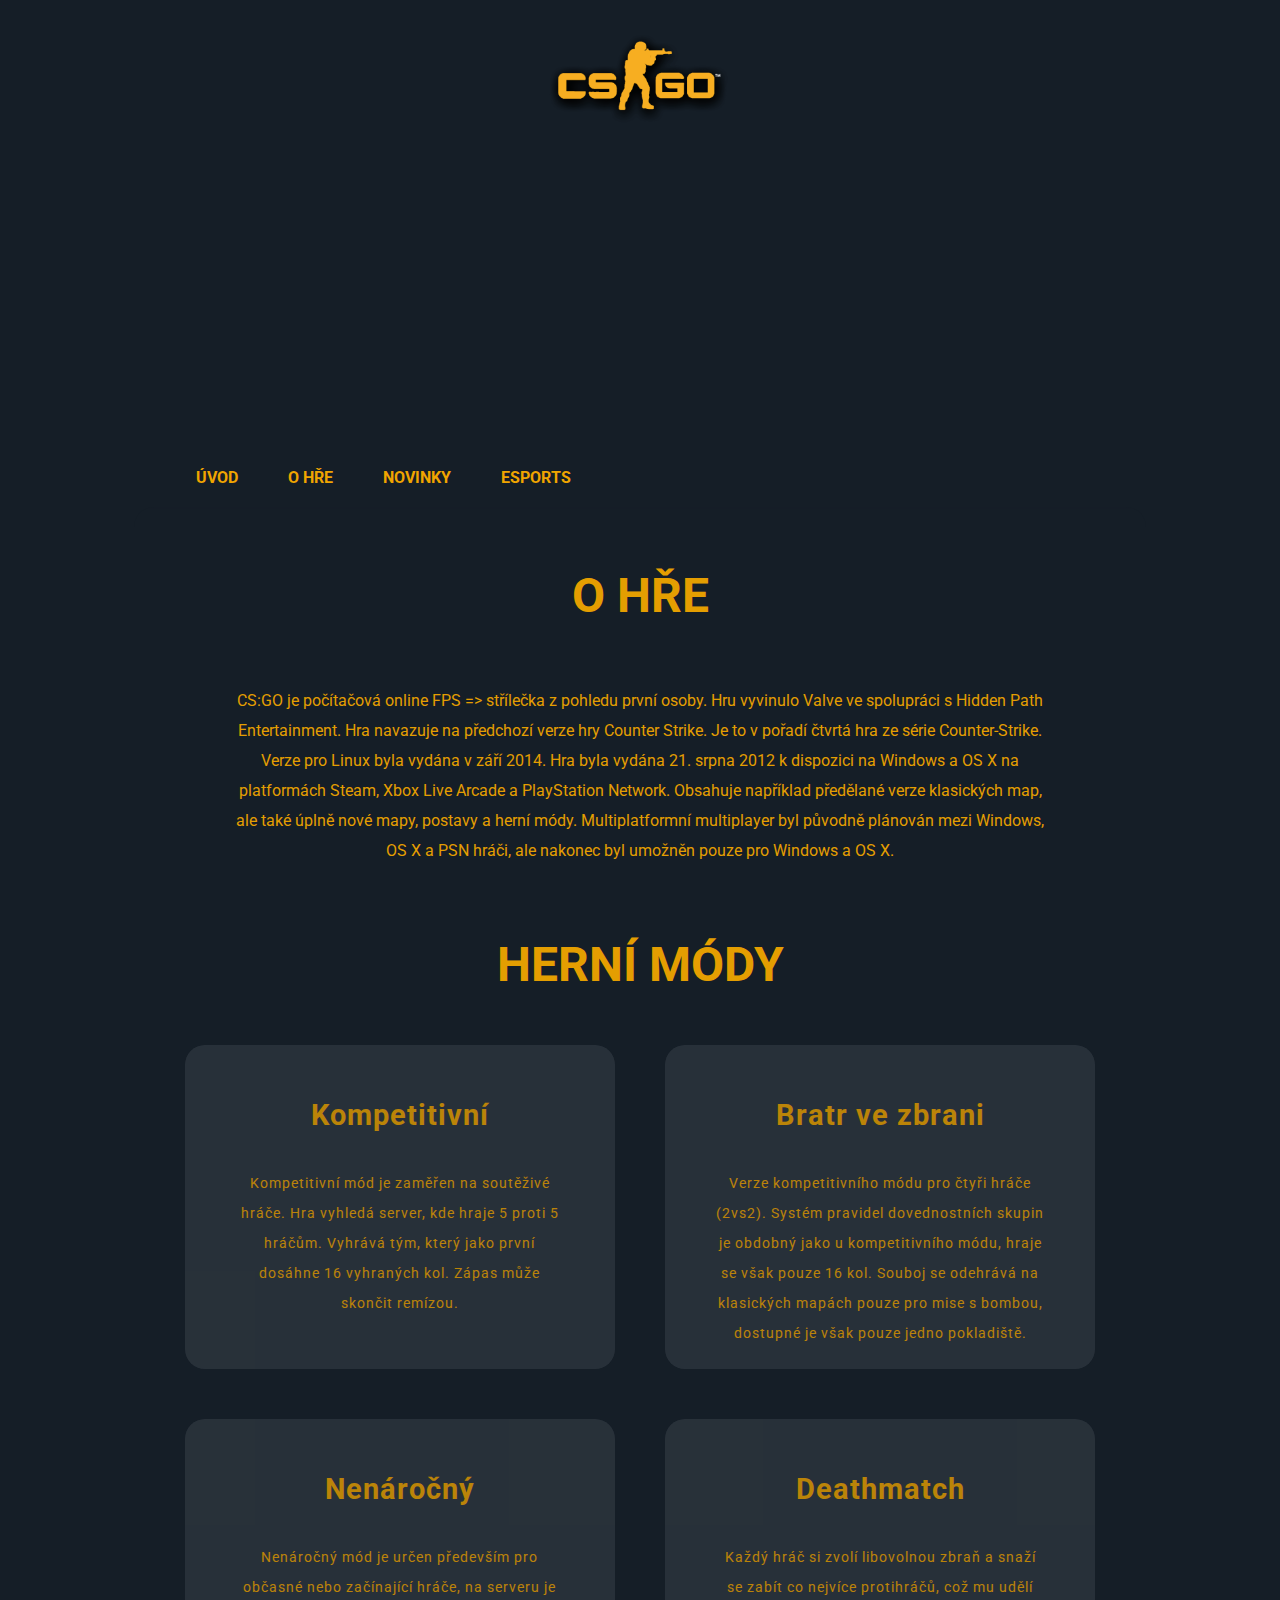
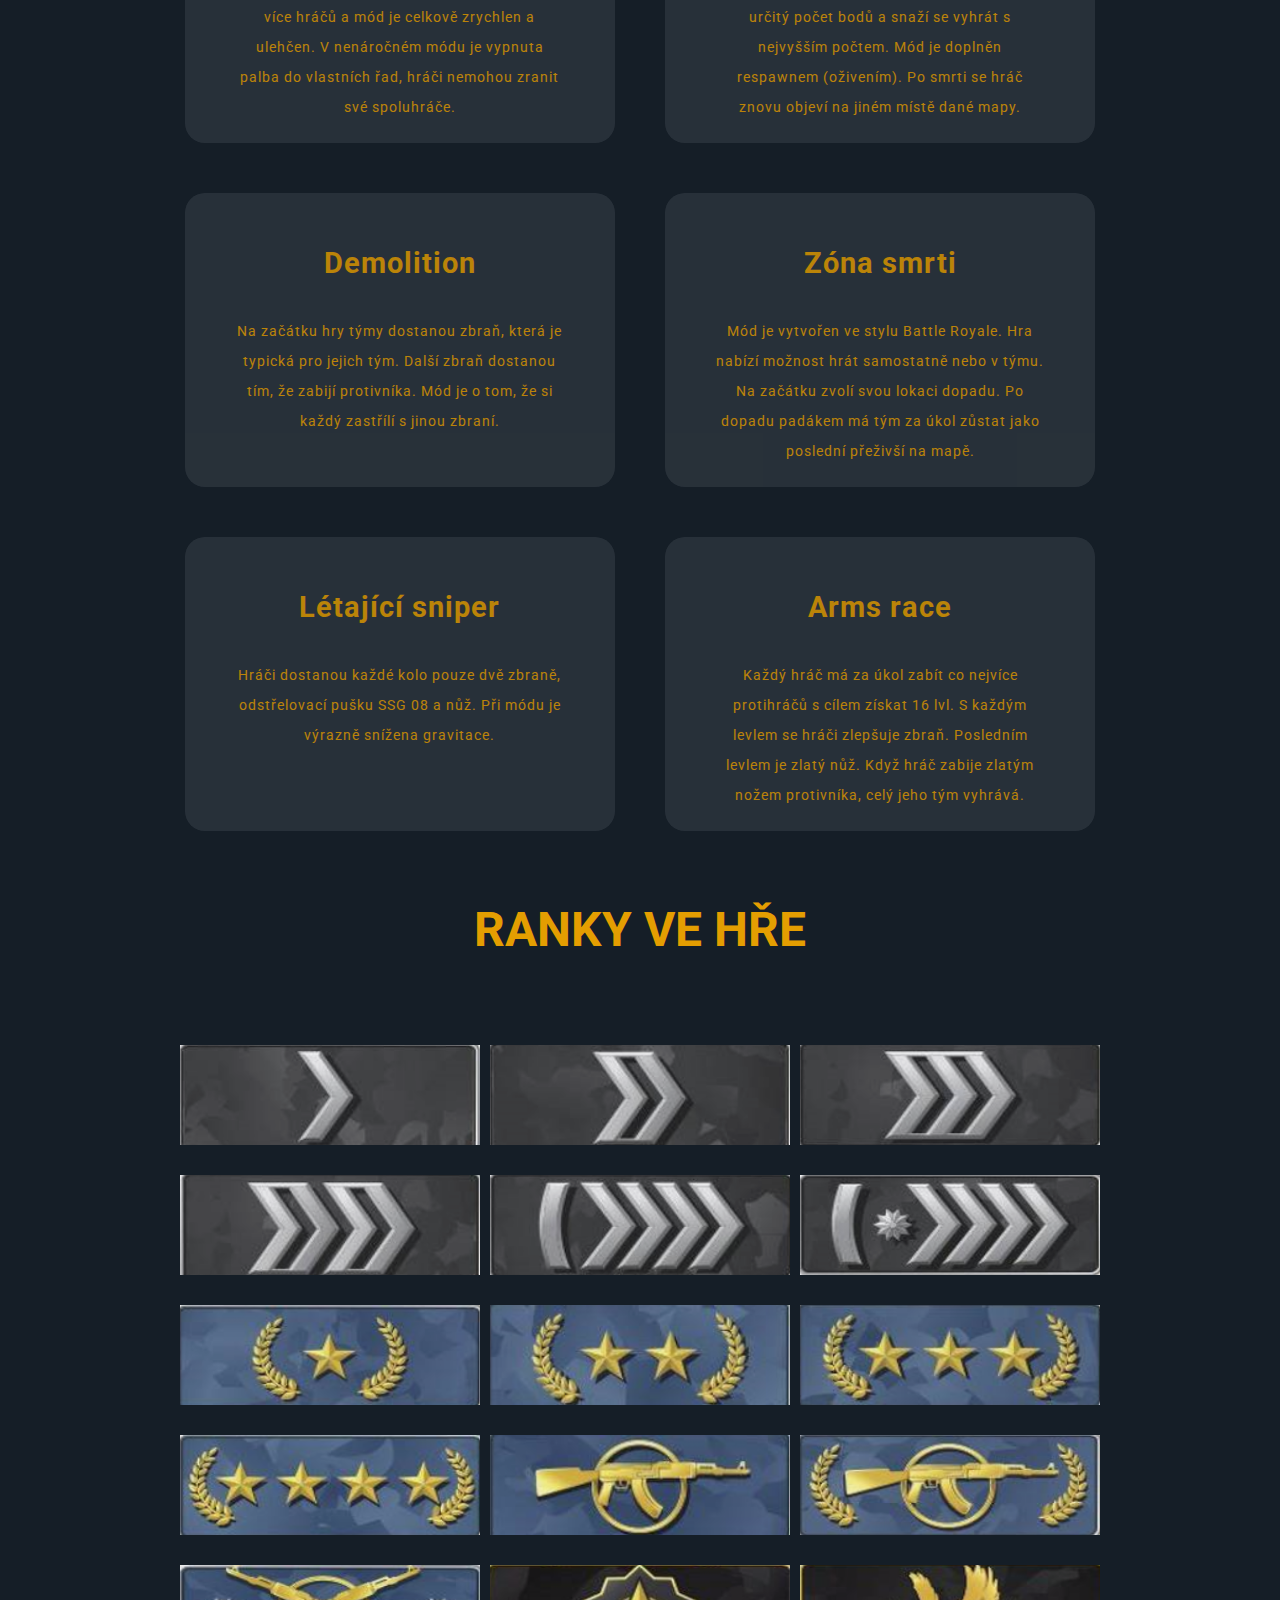
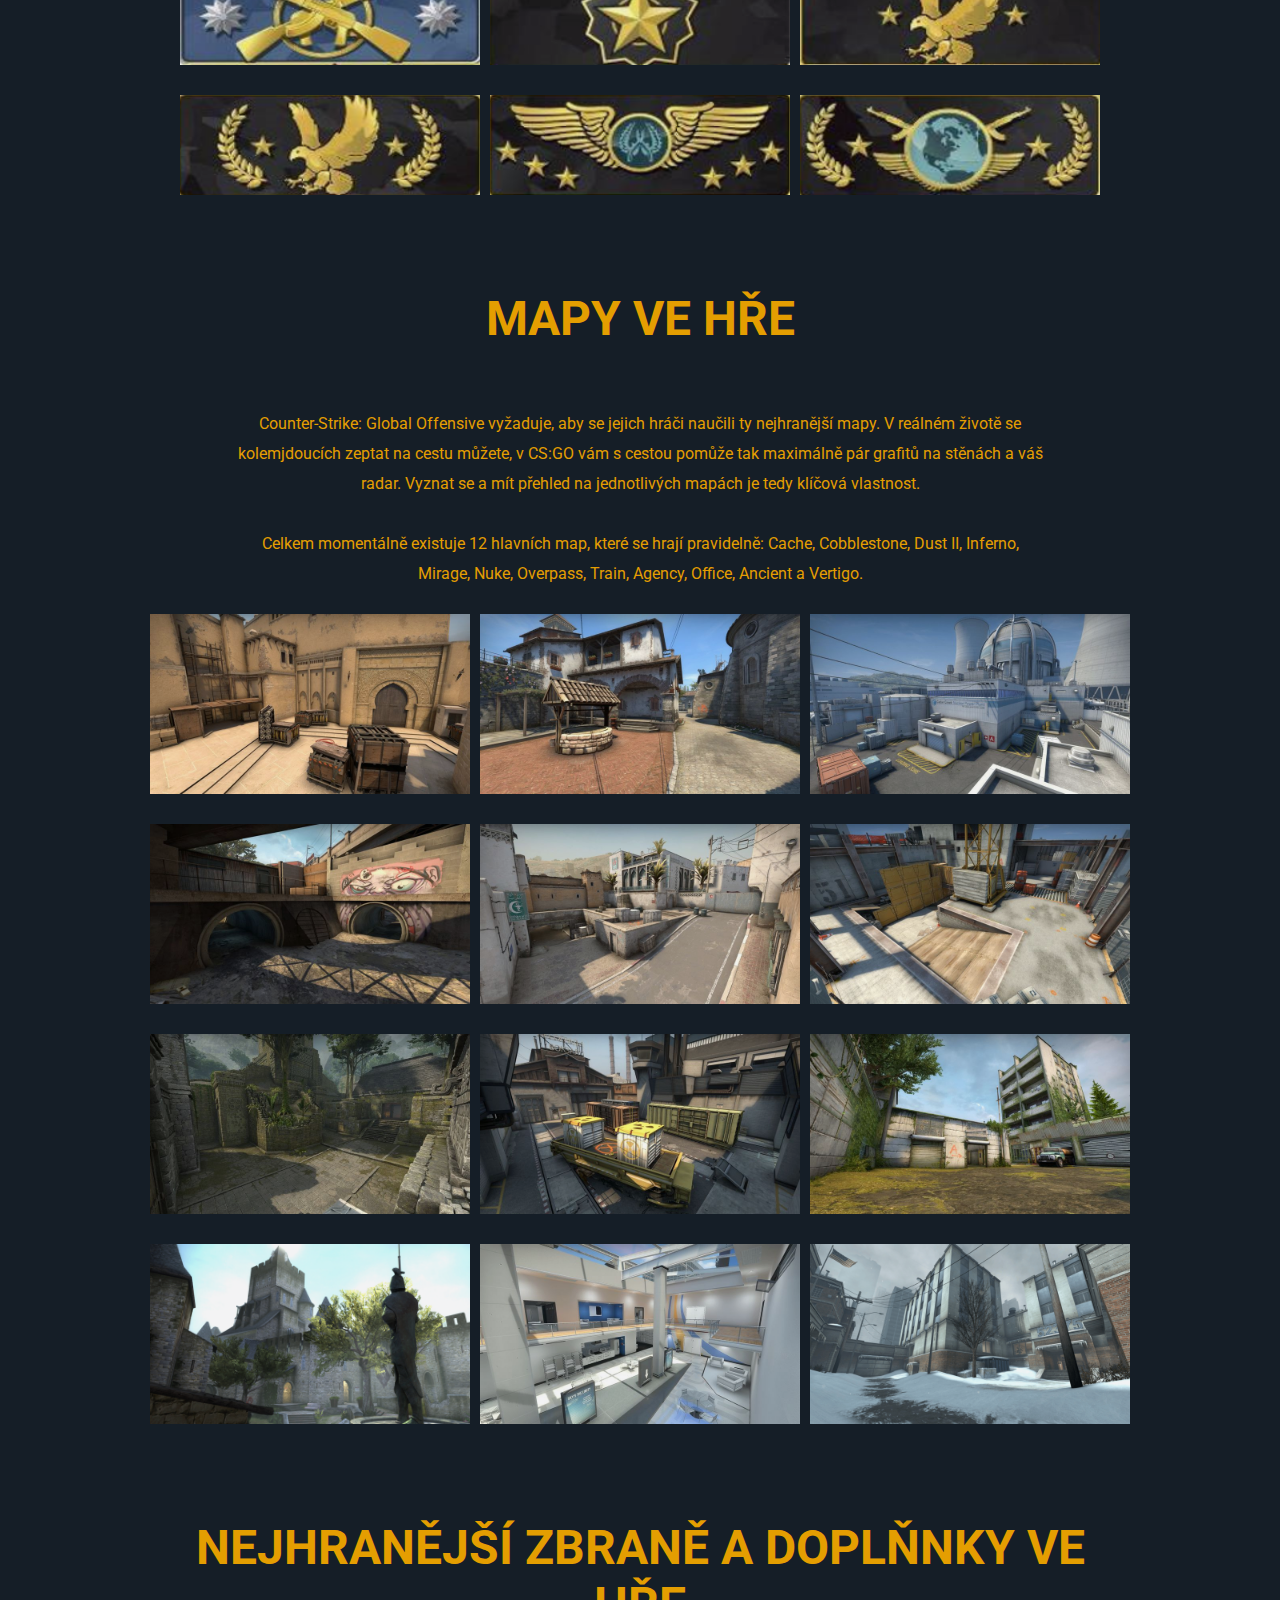
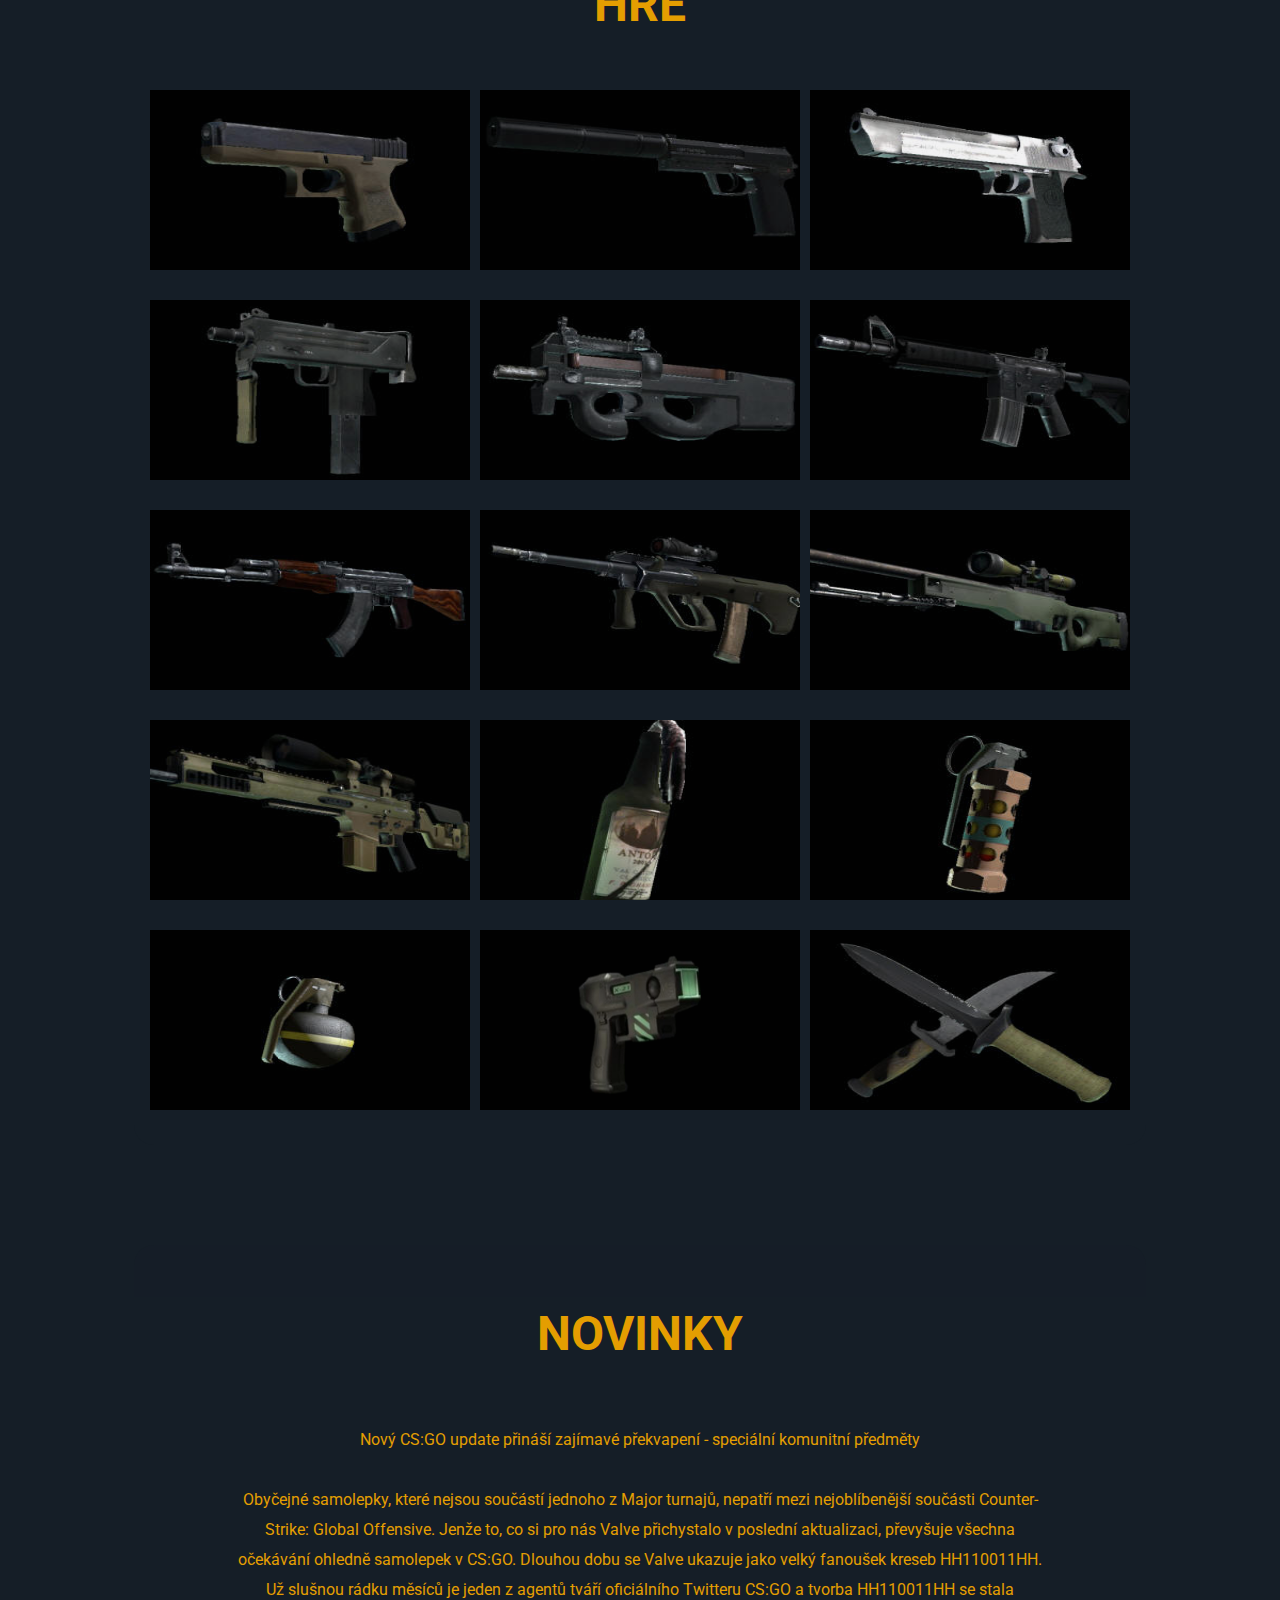
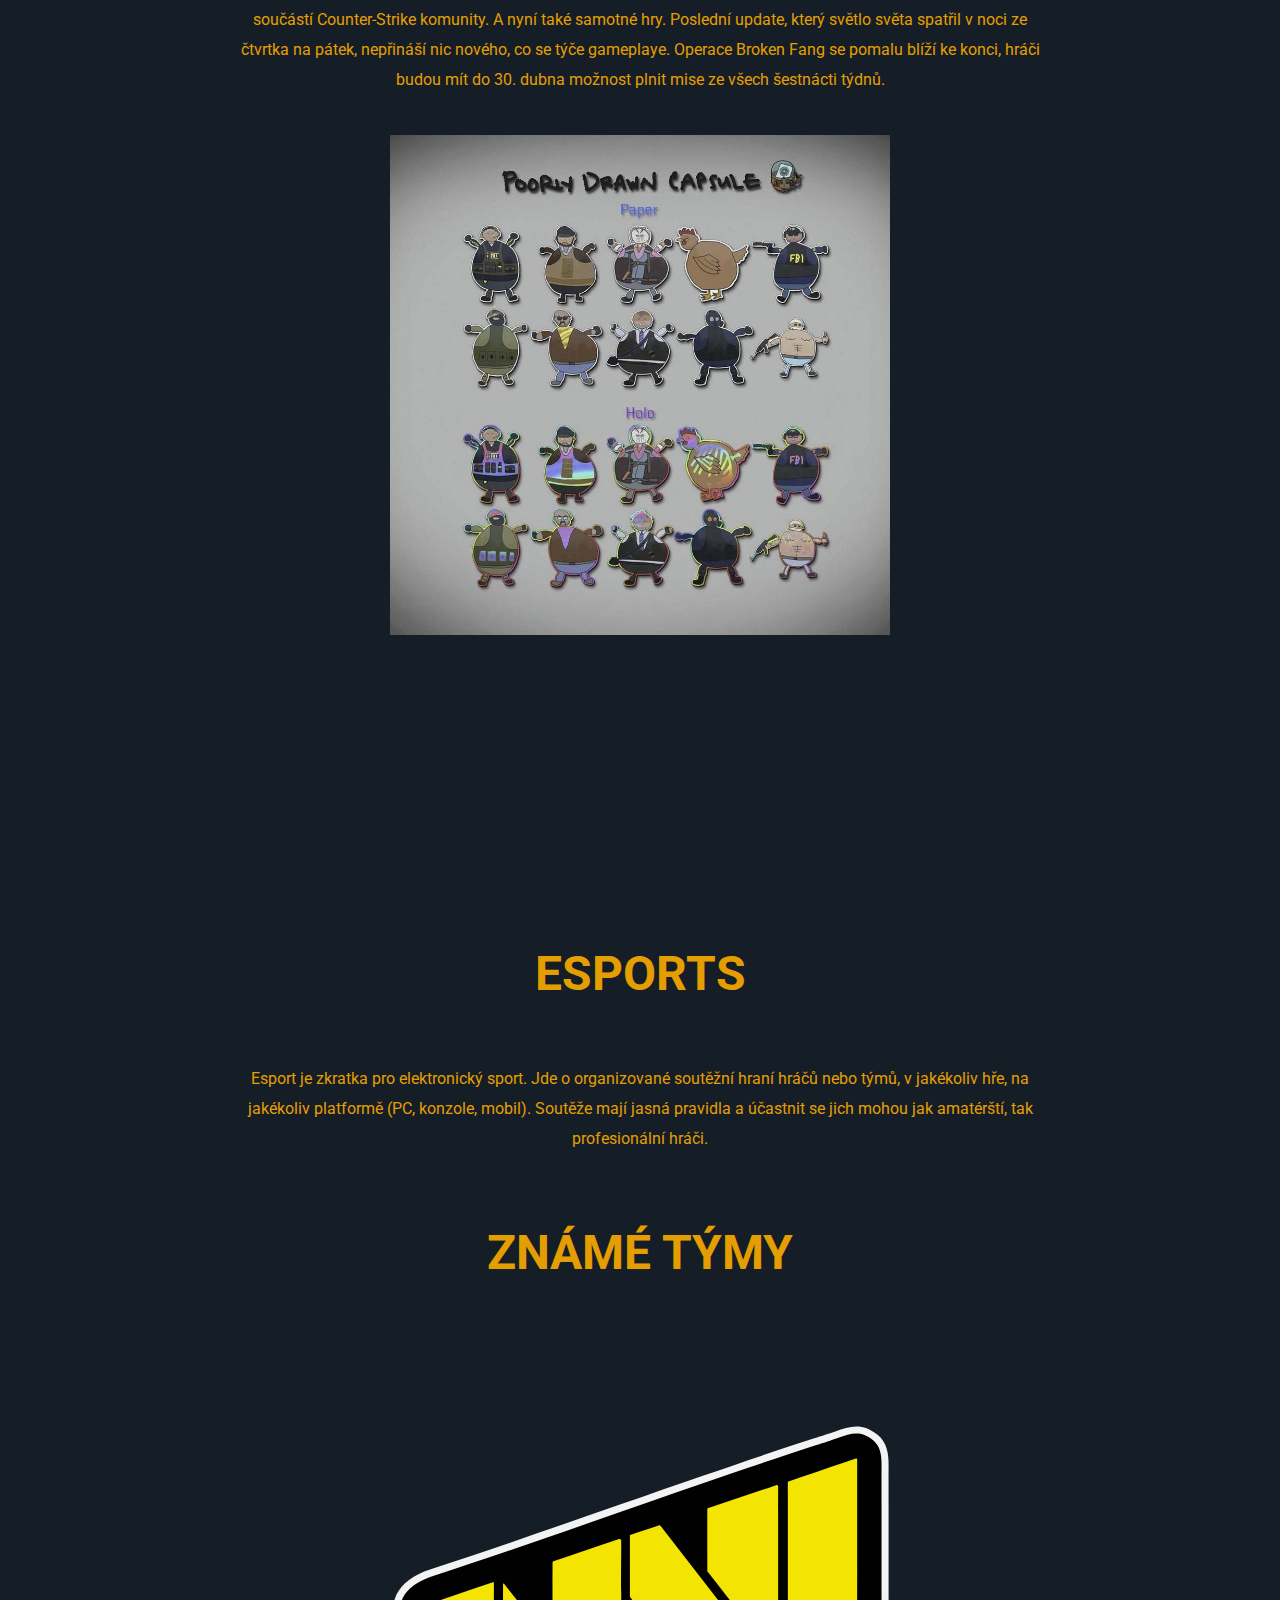
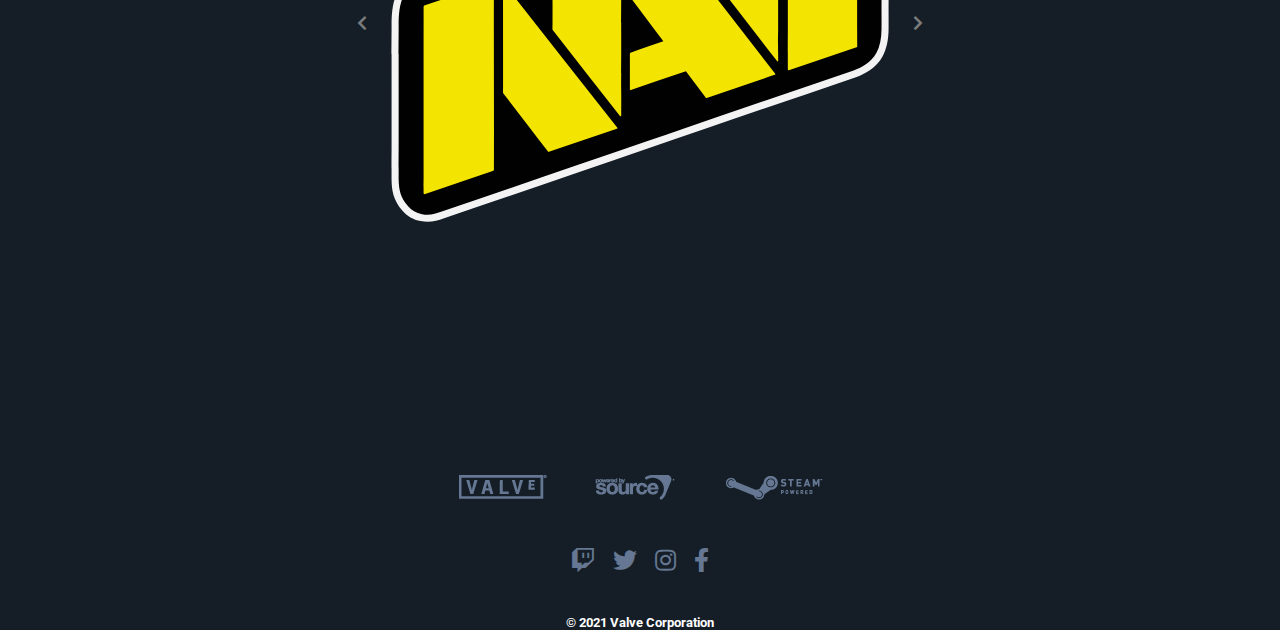
<file: index.html>
<!DOCTYPE html>
<html lang="cs">

<head>
    <meta charset="UTF-8">
    <meta name="viewport" content="width=device-width, initial-scale=1.0">
    <link rel="stylesheet" href="https://api.cajthaml.eu/uploads/reset_595b8cd7ad.css">
    <link rel="stylesheet" href="styly.css">
    <link rel="stylesheet" href="https://cdnjs.cloudflare.com/ajax/libs/font-awesome/5.15.1/css/all.min.css">
    <link rel="preconnect" href="https://fonts.gstatic.com">
    <link href="https://fonts.googleapis.com/css2?family=Roboto&display=swap" rel="stylesheet">
    <link href="https://fonts.googleapis.com/css2?family=Kreon:wght@300&display=swap" rel="stylesheet">
    <title>CS:GO</title>


</head>

<body>
    <div id="uvod" class="background_image">
        <img class="csgo_logo" src="csgo_logo.jpg" alt="">
        <header>
            <nav>
                <div class="first">
                    <a href="#uvod" class="title">
                            Úvod
                        </a>
                    <a href="#box_hra" class="title">
                            O hře
                        </a>
                    <a href="#novinky" class="title">
                            Novinky
                        </a>
                    <a href="#esport" class="title">
                           eSports
                        </a>
                </div>
            </nav>
        </header>

        <main>
            <div id="box_hra" class="box_hra">
                <h1>O hře</h1>
                <div class="text">CS:GO je počítačová online FPS => střílečka z pohledu první osoby. Hru vyvinulo Valve ve spolupráci s Hidden Path Entertainment. Hra navazuje na předchozí verze hry Counter Strike. Je to v pořadí čtvrtá hra ze série Counter-Strike. Verze
                    pro Linux byla vydána v září 2014. Hra byla vydána 21. srpna 2012 k dispozici na Windows a OS X na platformách Steam, Xbox Live Arcade a PlayStation Network. Obsahuje například předělané verze klasických map, ale také úplně nové mapy,
                    postavy a herní módy. Multiplatformní multiplayer byl původně plánován mezi Windows, OS X a PSN hráči, ale nakonec byl umožněn pouze pro Windows a OS X.
                </div>
                <h1>Herní módy</h1>

                <div class="kontejner_box">

                    <div class="boxes">
                        <h2>Kompetitivní</h2>
                        <div class="text">Kompetitivní mód je zaměřen na soutěživé hráče. Hra vyhledá server, kde hraje 5 proti 5 hráčům. Vyhrává tým, který jako první dosáhne 16 vyhraných kol. Zápas může skončit remízou.
                        </div>
                    </div>
                    <div class="boxes">
                        <h2>Bratr ve zbrani</h2>
                        <div class="text">Verze kompetitivního módu pro čtyři hráče (2vs2). Systém pravidel dovednostních skupin je obdobný jako u kompetitivního módu, hraje se však pouze 16 kol. Souboj se odehrává na klasických mapách pouze pro mise s bombou, dostupné
                            je však pouze jedno pokladiště.
                        </div>
                    </div>
                    <div class="boxes">
                        <h2>Nenáročný</h2>
                        <div class="text">Nenáročný mód je určen především pro občasné nebo začínající hráče, na serveru je více hráčů a mód je celkově zrychlen a ulehčen. V nenáročném módu je vypnuta palba do vlastních řad, hráči nemohou zranit své spoluhráče.
                        </div>
                    </div>
                    <div class="boxes">
                        <h2>Deathmatch</h2>
                        <div class="text">Každý hráč si zvolí libovolnou zbraň a snaží se zabít co nejvíce protihráčů, což mu udělí určitý počet bodů a snaží se vyhrát s nejvyšším počtem. Mód je doplněn respawnem (oživením). Po smrti se hráč znovu objeví na jiném místě
                            dané mapy.
                        </div>
                    </div>
                    <div class="boxes">
                        <h2>Demolition</h2>
                        <div class="text">Na začátku hry týmy dostanou zbraň, která je typická pro jejich tým. Další zbraň dostanou tím, že zabijí protivníka. Mód je o tom, že si každý zastřílí s jinou zbraní.
                        </div>
                    </div>
                    <div class="boxes">
                        <h2>Zóna smrti</h2>
                        <div class="text">Mód je vytvořen ve stylu Battle Royale. Hra nabízí možnost hrát samostatně nebo v týmu. Na začátku zvolí svou lokaci dopadu. Po dopadu padákem má tým za úkol zůstat jako poslední přeživší na mapě.
                        </div>
                    </div>
                    <div class="boxes">
                        <h2>Létající sniper</h2>
                        <div class="text">Hráči dostanou každé kolo pouze dvě zbraně, odstřelovací pušku SSG 08 a nůž. Při módu je výrazně snížena gravitace.
                        </div>
                    </div>
                    <div class="boxes">
                        <h2>Arms race</h2>
                        <div class="text">Každý hráč má za úkol zabít co nejvíce protihráčů s cílem získat 16 lvl. S každým levlem se hráči zlepšuje zbraň. Posledním levlem je zlatý nůž. Když hráč zabije zlatým nožem protivníka, celý jeho tým vyhrává.
                        </div>
                    </div>
                </div>

                <h1>Ranky ve hře</h1>
                <div class="text"></div>

                <div class="kontejner-rank">
                    <div class="rank">
                        <img class="rank-zobrazeni" src="ranky/s1.png" alt="s1">
                        <div class="rank-overlay rank-overlay--primary">
                            <div class="rank-title">Silver I</div>

                        </div>
                    </div>

                    <div class="rank">
                        <img class="rank-zobrazeni" src="ranky/s2.png" alt="s2">
                        <div class="rank-overlay rank-overlay--primary">
                            <div class="rank-title">Silver II</div>

                        </div>
                    </div>

                    <div class="rank">
                        <img class="rank-zobrazeni" src="ranky/s3.png" alt="s3">
                        <div class="rank-overlay rank-overlay--primary">
                            <div class="rank-title">Silver III</div>

                        </div>
                    </div>

                    <div class="rank">
                        <img class="rank-zobrazeni" src="ranky/s4.png" alt="s4">
                        <div class="rank-overlay rank-overlay--primary">
                            <div class="rank-title">Silver IV</div>

                        </div>
                    </div>

                    <div class="rank">
                        <img class="rank-zobrazeni" src="ranky/se.png" alt="se">
                        <div class="rank-overlay rank-overlay--primary">
                            <div class="rank-title">Silver Elite</div>

                        </div>
                    </div>

                    <div class="rank">
                        <img class="rank-zobrazeni" src="ranky/sem.png" alt="sem">
                        <div class="rank-overlay rank-overlay--primary">
                            <div class="rank-title">Silver Elite Master</div>

                        </div>
                    </div>

                    <div class="rank">
                        <img class="rank-zobrazeni" src="ranky/g1.png" alt="g1">
                        <div class="rank-overlay rank-overlay--primary">
                            <div class="rank-title">Gold Nova I</div>

                        </div>
                    </div>

                    <div class="rank">
                        <img class="rank-zobrazeni" src="ranky/g2.png" alt="g2">
                        <div class="rank-overlay rank-overlay--primary">
                            <div class="rank-title">Gold Nova II</div>

                        </div>
                    </div>

                    <div class="rank">
                        <img class="rank-zobrazeni" src="ranky/g3.png" alt="g3">
                        <div class="rank-overlay rank-overlay--primary">
                            <div class="rank-title">Gold Nova III</div>

                        </div>
                    </div>

                    <div class="rank">
                        <img class="rank-zobrazeni" src="ranky/g4.png" alt="g4">
                        <div class="rank-overlay rank-overlay--primary">
                            <div class="rank-title">Gold Nova Master</div>

                        </div>
                    </div>

                    <div class="rank">
                        <img class="rank-zobrazeni" src="ranky/mg1.png" alt="mg1">
                        <div class="rank-overlay rank-overlay--primary">
                            <div class="rank-title">Master Guardian I</div>

                        </div>
                    </div>

                    <div class="rank">
                        <img class="rank-zobrazeni" src="ranky/mg2.png" alt="mg2">
                        <div class="rank-overlay rank-overlay--primary">
                            <div class="rank-title">Master Guardian II</div>

                        </div>
                    </div>

                    <div class="rank">
                        <img class="rank-zobrazeni" src="ranky/mge.png" alt="mge">
                        <div class="rank-overlay rank-overlay--primary">
                            <div class="rank-title">Master Guardian Elite</div>

                        </div>
                    </div>

                    <div class="rank">
                        <img class="rank-zobrazeni" src="ranky/dmg.png" alt="dmg">
                        <div class="rank-overlay rank-overlay--primary">
                            <div class="rank-title">Distinguished Master Guardian</div>

                        </div>
                    </div>

                    <div class="rank">
                        <img class="rank-zobrazeni" src="ranky/le.png" alt="le">
                        <div class="rank-overlay rank-overlay--primary">
                            <div class="rank-title">Legendary Eagle</div>

                        </div>
                    </div>

                    <div class="rank">
                        <img class="rank-zobrazeni" src="ranky/lem.png" alt="lem">
                        <div class="rank-overlay rank-overlay--primary">
                            <div class="rank-title">Legendary Eagle Master</div>

                        </div>
                    </div>

                    <div class="rank">
                        <img class="rank-zobrazeni" src="ranky/sup.png" alt="sup">
                        <div class="rank-overlay rank-overlay--primary">
                            <div class="rank-title">Supreme Master First Class</div>

                        </div>
                    </div>

                    <div class="rank">
                        <img class="rank-zobrazeni" src="ranky/tg.png" alt="tg">
                        <div class="rank-overlay rank-overlay--primary">
                            <div class="rank-title">The Global Elite</div>

                        </div>
                    </div>
                </div>

                <h1>Mapy ve hře</h1>
                <div class="text">Counter-Strike: Global Offensive vyžaduje, aby se jejich hráči naučili ty nejhranější mapy. V reálném životě se kolemjdoucích zeptat na cestu můžete, v CS:GO vám s cestou pomůže tak maximálně pár grafitů na stěnách a váš radar. Vyznat
                    se a mít přehled na jednotlivých mapách je tedy klíčová vlastnost.</div>
                <div class="text">Celkem momentálně existuje 12 hlavních map, které se hrají pravidelně: Cache, Cobblestone, Dust II, Inferno, Mirage, Nuke, Overpass, Train, Agency, Office, Ancient a Vertigo.</div>


                <div class="kontejner-mapy">
                    <div class="mapy">
                        <img class="mapa-zobrazeni" src="mapy/mirage.jpg" alt="mirage">
                        <div class="mapa-overlay mapa-overlay--primary">
                            <div class="mapa-title">Mirage</div>

                        </div>
                    </div>

                    <div class="mapy">
                        <img class="mapa-zobrazeni" src="mapy/inferno.jpg" alt="inferno">
                        <div class="mapa-overlay mapa-overlay--primary">
                            <div class="mapa-title">Inferno</div>

                        </div>
                    </div>

                    <div class="mapy">
                        <img class="mapa-zobrazeni" src="mapy/nuke.jpg" alt="nuke">
                        <div class="mapa-overlay mapa-overlay--primary">
                            <div class="mapa-title">Nuke</div>

                        </div>
                    </div>

                    <div class="mapy">
                        <img class="mapa-zobrazeni" src="mapy/overpass.jpg" alt="overpass">
                        <div class="mapa-overlay mapa-overlay--primary">
                            <div class="mapa-title">Overpass</div>

                        </div>
                    </div>

                    <div class="mapy">
                        <img class="mapa-zobrazeni" src="mapy/dust.jpg" alt="dust">
                        <div class="mapa-overlay mapa-overlay--primary">
                            <div class="mapa-title">Dust</div>

                        </div>
                    </div>

                    <div class="mapy">
                        <img class="mapa-zobrazeni" src="mapy/vertigo.jpg" alt="vertigo">
                        <div class="mapa-overlay mapa-overlay--primary">
                            <div class="mapa-title">Vertigo</div>

                        </div>
                    </div>

                    <div class="mapy">
                        <img class="mapa-zobrazeni" src="mapy/ancient.jpeg" alt="ancient">
                        <div class="mapa-overlay mapa-overlay--primary">
                            <div class="mapa-title">Ancient</div>

                        </div>
                    </div>

                    <div class="mapy">
                        <img class="mapa-zobrazeni" src="mapy/train.jpg" alt="train">
                        <div class="mapa-overlay mapa-overlay--primary">
                            <div class="mapa-title">Train</div>

                        </div>
                    </div>

                    <div class="mapy">
                        <img class="mapa-zobrazeni" src="mapy/cache.jpg" alt="cache">
                        <div class="mapa-overlay mapa-overlay--primary">
                            <div class="mapa-title">Cache</div>

                        </div>
                    </div>

                    <div class="mapy">
                        <img class="mapa-zobrazeni" src="mapy/cobblestone.jpg" alt="cobble">
                        <div class="mapa-overlay mapa-overlay--primary">
                            <div class="mapa-title">Cobblestone</div>

                        </div>
                    </div>

                    <div class="mapy">
                        <img class="mapa-zobrazeni" src="mapy/agency.jpg" alt="agency">
                        <div class="mapa-overlay mapa-overlay--primary">
                            <div class="mapa-title">Agency</div>

                        </div>
                    </div>

                    <div class="mapy">
                        <img class="mapa-zobrazeni" src="mapy/office.jpg" alt="office">
                        <div class="mapa-overlay mapa-overlay--primary">
                            <div class="mapa-title">Office</div>

                        </div>
                    </div>
                </div>



                <h1>Nejhranější zbraně a doplňnky ve hře</h1>


                <div class="kontejner-gun">
                    <div class="gun">
                        <img class="guns-zobrazeni" src="guns/glock.jpg" alt="glock">
                        <div class="guns-overlay guns-overlay--primary">
                            <div class="guns-title">Glock</div>

                        </div>
                    </div>

                    <div class="gun">
                        <img class="guns-zobrazeni" src="guns/usp.jpg" alt="usp">
                        <div class="guns-overlay guns-overlay--primary">
                            <div class="guns-title">USP</div>

                        </div>
                    </div>

                    <div class="gun">
                        <img class="guns-zobrazeni" src="guns/deserteagle.jpg" alt="deagle">
                        <div class="guns-overlay mapa-overlay--primary">
                            <div class="guns-title">Desert Eagle</div>

                        </div>
                    </div>

                    <div class="gun">
                        <img class="guns-zobrazeni" src="guns/mac10.jpg" alt="mac10">
                        <div class="guns-overlay guns-overlay--primary">
                            <div class="guns-title">MAC-10</div>

                        </div>
                    </div>

                    <div class="gun">
                        <img class="guns-zobrazeni" src="guns/p90.jpg" alt="p90">
                        <div class="guns-overlay guns-overlay--primary">
                            <div class="guns-title">P90</div>

                        </div>
                    </div>

                    <div class="gun">
                        <img class="guns-zobrazeni" src="guns/m4a4.jpg" alt="m4a4">
                        <div class="guns-overlay guns-overlay--primary">
                            <div class="guns-title">M4A4</div>

                        </div>
                    </div>

                    <div class="gun">
                        <img class="guns-zobrazeni" src="guns/ak47.jpg" alt="AK47">
                        <div class="guns-overlay guns-overlay--primary">
                            <div class="guns-title">AK47</div>

                        </div>
                    </div>

                    <div class="gun">
                        <img class="guns-zobrazeni" src="guns/aug.jpg" alt="aug">
                        <div class="guns-overlay guns-overlay--primary">
                            <div class="guns-title">AUG</div>

                        </div>
                    </div>

                    <div class="gun">
                        <img class="guns-zobrazeni" src="guns/awp.jpg" alt="awp">
                        <div class="guns-overlay guns-overlay--primary">
                            <div class="guns-title">AWP</div>

                        </div>
                    </div>

                    <div class="gun">
                        <img class="guns-zobrazeni" src="guns/scar.jpg" alt="scar">
                        <div class="guns-overlay guns-overlay--primary">
                            <div class="guns-title">SCAR</div>

                        </div>
                    </div>

                    <div class="gun">
                        <img class="guns-zobrazeni" src="guns/molotov.jpg" alt="molotov">
                        <div class="guns-overlay guns-overlay--primary">
                            <div class="guns-title">Molotov</div>

                        </div>
                    </div>

                    <div class="gun">
                        <img class="guns-zobrazeni" src="guns/flashbang.jpg" alt="flashbang">
                        <div class="guns-overlay guns-overlay--primary">
                            <div class="guns-title">Flashbang</div>

                        </div>
                    </div>

                    <div class="gun">
                        <img class="guns-zobrazeni" src="guns/grenade.jpg" alt="grenade">
                        <div class="guns-overlay guns-overlay--primary">
                            <div class="guns-title">Grenade</div>

                        </div>
                    </div>

                    <div class="gun">
                        <img class="guns-zobrazeni" src="guns/zeus.jpg" alt="zeus">
                        <div class="guns-overlay guns-overlay--primary">
                            <div class="guns-title">Zeus</div>

                        </div>
                    </div>

                    <div class="gun">
                        <img class="guns-zobrazeni" src="guns/knife.jpg" alt="knife">
                        <div class="guns-overlay guns-overlay--primary">
                            <div class="guns-title">Knife</div>

                        </div>
                    </div>
                </div>


            </div>




            <div id="novinky" class="novinky">
                <h1>Novinky</h1>
                <div class="text_novinky">Nový CS:GO update přináší zajímavé překvapení - speciální komunitní předměty</div>
                <div class="text">Obyčejné samolepky, které nejsou součástí jednoho z Major turnajů, nepatří mezi nejoblíbenější součásti Counter-Strike: Global Offensive. Jenže to, co si pro nás Valve přichystalo v poslední aktualizaci, převyšuje všechna očekávání ohledně
                    samolepek v CS:GO. Dlouhou dobu se Valve ukazuje jako velký fanoušek kreseb HH110011HH. Už slušnou rádku měsíců je jeden z agentů tváří oficiálního Twitteru CS:GO a tvorba HH110011HH se stala součástí Counter-Strike komunity. A nyní
                    také samotné hry. Poslední update, který světlo světa spatřil v noci ze čtvrtka na pátek, nepřináší nic nového, co se týče gameplaye. Operace Broken Fang se pomalu blíží ke konci, hráči budou mít do 30. dubna možnost plnit mise ze
                    všech šestnácti týdnů.
                </div>
                <img class="novinky_obrazek" src="novinky_img/novinky.jpg" alt="office">

            </div>

            <div id="esport" class="esport">
                <h1>eSports</h1>
                <div class="text">Esport je zkratka pro elektronický sport. Jde o organizované soutěžní hraní hráčů nebo týmů, v jakékoliv hře, na jakékoliv platformě (PC, konzole, mobil). Soutěže mají jasná pravidla a účastnit se jich mohou jak amatérští, tak profesionální
                    hráči.
                </div>

                <h1>Známé týmy</h1>




                <div class="kontejner_passing">
                    <div class="passing">
                        <div class="pass">
                            <img class="pass__img" src="týmy/navi.svg" alt="">

                        </div>
                        <div class="pass">
                            <img class="pass__img" src="týmy/astralis.svg" alt="">
                        </div>
                        <div class="pass">
                            <img class="pass__img" src="týmy/gambit.svg" alt="">
                        </div>
                        <div class="pass">
                            <img class="pass__img" src="týmy/havu.svg" alt="">
                        </div>
                        <div class="pass">
                            <img class="pass__img" src="týmy/liquid.svg" alt="">
                        </div>
                        <div class="pass">
                            <img class="pass__img" src="týmy/virtus.svg" alt="">
                        </div>
                        <div class="pass">
                            <img class="pass__img" src="týmy/heroic.svg" alt="">
                        </div>
                        <div class="pass">
                            <img class="pass__img" src="týmy/furia.svg" alt="">
                        </div>
                        <div class="pass">
                            <img class="pass__img" src="týmy/faze.svg" alt="">
                        </div>
                        <div class="pass">
                            <img class="pass__img" src="týmy/complexity.svg" alt="">
                        </div>





                    </div>
                    <div class="arrows">
                        <div class="arrow arrow1"><i class="fas fa-chevron-left"></i></div>
                        <div class="arrow arrow2"><i class="fas fa-chevron-right"></i></div>
                    </div>
                </div>




        </main>

        <footer>
            <img class="footer_logo" src="footer_logo/img1.png" alt="">
            <img class="footer_logo" src="footer_logo/img2.png" alt="">
            <img class="footer_logo" src="footer_logo/img3.png" alt="">

            <div class="end">
                <a href="https://www.twitch.tv/directory/game/Counter-Strike%3A%20Global%20Offensive" class="logo">
                    <i class="fab fa-twitch"></i>
                </a>
                <a href="http://twitter.com/csgo" class="logo">
                    <i class="fab fa-twitter"></i>
                </a>
                <a href="https://www.instagram.com/csgo_dev/" class="logo">
                    <i class="fab fa-instagram"></i>
                </a>
                <a href="http://www.facebook.com/CounterStrike" class="logo">
                    <i class="fab fa-facebook-f"></i>
                </a>
            </div>

            <h3 class="valve">© 2021 Valve Corporation</h3>
        </footer>


        </div>
        <script src="javascript.js"></script>

</body>

</html>
</file>
<file: styly.css>
body {
    font-family: 'Roboto', sans-serif;
    background-color: #151E27;
}

html {
    scroll-behavior: smooth;
}

.background_image {
    width: 100%;
    background-image: url("https://steamcdn-a.akamaihd.net/apps/csgo/blog/images/wallpaper_nologo.jpg");
    background-size: cover;
    background-repeat: no-repeat;
    background-position: center center;
    position: relative;
    background-attachment: fixed;
}

.csgo_logo {
    display: flex;
    width: 200px;
    padding: 10px;
    justify-content: center;
    margin-left: auto;
    margin-right: auto;
}

nav {
    display: flex;
    flex-direction: row;
    justify-content: space-between;
    align-items: center;
    width: 75%;
    margin-left: auto;
    margin-right: auto;
    margin-top: 300px;
}

nav .first a {
    font-size: 1em;
    padding: 15px;
    text-transform: uppercase;
    text-decoration: none;
    color: #f0a500;
    font-weight: bold;
    margin-left: 10px;
}

nav .first {
    display: flex;
    align-items: center;
}

nav div.first {
    align-self: stretch;
}

nav a.title:hover {
    color: white;
}

nav a.title {
    padding: 20px;
    border-radius: 15px;
    align-self: stretch;
    display: flex;
    justify-content: space-between;
    align-items: center;
}

nav .logo {
    font-size: 2em;
    color: #f0a500;
    text-decoration: none;
    padding-left: 9px;
    padding-right: 9px;
}

nav a.logo:hover {
    color: white;
}

main .box_hra {
    display: flex;
    width: 80%;
    align-items: center;
    margin-left: auto;
    margin-right: auto;
    border-radius: 20px;
    flex-direction: column;
    background-color: #151E27;
    opacity: 0.95;
}

main h1 {
    color: #f0a500;
    text-align: center;
    font-size: 3em;
    text-transform: uppercase;
    font-weight: bold;
    margin-top: 50px;
    padding: 10px;
}

main .box_hra .text {
    color: #f0a500;
    margin-top: 10px;
    padding: 10px;
    margin-left: auto;
    margin-right: auto;
    text-align: center;
    line-height: 30px;
    width: 80%;
}

main h2 {
    color: #f0a500;
    margin-top: 40px;
    padding: 10px;
    margin-left: auto;
    margin-right: auto;
    text-align: center;
    font-size: 2em;
}

main .kontejner_box {
    display: grid;
    grid-template-columns: repeat(2, 1fr);
    justify-content: space-between;
    width: 90%;
    flex-direction: column;
    margin-left: auto;
    margin-right: auto;
    margin-top: 10px;
    margin-bottom: 10px;
    gap: 50px;
}

main .boxes {
    background-color: #2f3841;
    border-radius: 20px;
    letter-spacing: 1px;
    line-height: 20px;
    padding: 10px;
    font-size: 0.9em;
    opacity: 0.8;
}

main .novinky {
    justify-content: center;
    align-items: center;
    display: flex;
    width: 80%;
    margin-left: auto;
    margin-right: auto;
    margin-top: 100px;
    border-radius: 20px;
    height: auto;
    flex-direction: column;
    margin-bottom: 100px;
    padding-bottom: 150px;
    background-color: #151E27;
    opacity: 0.95;
}

main .novinky .text {
    color: #f0a500;
    margin-top: 10px;
    padding: 10px;
    margin-left: auto;
    margin-right: auto;
    text-align: center;
    line-height: 30px;
    width: 80%;
}

main .novinky .text_novinky {
    color: #f0a500;
    margin-top: 10px;
    padding: 10px;
    margin-left: auto;
    margin-right: auto;
    text-align: center;
    line-height: 30px;
    width: 80%;
}

main .novinky .novinky_obrazek {
    width: 500px;
    margin-top: 30px;
}

main .ranky {
    width: 500px;
    margin-top: 30px;
}

main .esport {
    justify-content: center;
    align-items: center;
    display: flex;
    width: 80%;
    margin-left: auto;
    margin-right: auto;
    margin-top: 100px;
    border-radius: 20px;
    height: auto;
    flex-direction: column;
    margin-bottom: 10px;
    padding-bottom: 150px;
    background-color: #151E27;
    opacity: 0.95;
}

main .esport .text {
    color: #f0a500;
    margin-top: 10px;
    padding: 10px;
    margin-left: auto;
    margin-right: auto;
    text-align: center;
    line-height: 30px;
    width: 80%;
}

.kontejner-mapy {
    display: grid;
    width: 800px;
    grid-template-columns: repeat(3, 1fr);
    justify-content: center;
    margin-left: auto;
    margin-right: auto;
    padding: 10px;
}

.mapy {
    position: relative;
    width: 320px;
    height: 180px;
    padding: 5px;
    margin-bottom: 20px;
}

.mapa-zobrazeni {
    display: block;
    width: 100%;
}

.mapa-overlay {
    position: absolute;
    top: 0;
    left: 0;
    width: 100%;
    height: 100%;
    background: rgba(0, 0, 0, 0.6);
    color: #ffffff;
    display: flex;
    flex-direction: column;
    align-items: center;
    justify-content: center;
    opacity: 0;
    transition: opacity 0.25s;
    font-family: 'Kreon', serif;
}

.mapa-overlay--blur {
    backdrop-filter: blur(5px);
}

.mapa-overlay>* {
    transform: translateY(20px);
    transition: transform 0.25s;
}

.mapa-overlay:hover {
    opacity: 1;
}

.mapa-overlay:hover>* {
    transform: translateY(0);
}

.mapa-title {
    font-size: 2em;
    font-weight: bold;
}

.kontejner-rank {
    display: grid;
    width: 500px;
    grid-template-columns: repeat(3, 1fr);
    justify-content: center;
    margin-left: auto;
    margin-right: auto;
    padding: 10px;
}

.rank {
    position: relative;
    width: 300px;
    height: 100px;
    padding: 5px;
    margin-bottom: 20px;
}

.rank-zobrazeni {
    display: block;
    width: 100%;
    height: 100%;
}

.rank-overlay {
    position: absolute;
    top: 0;
    left: 0;
    width: 100%;
    height: 100%;
    background: rgba(0, 0, 0, 0.6);
    color: #ffffff;
    display: flex;
    flex-direction: column;
    align-items: center;
    justify-content: center;
    opacity: 0;
    transition: opacity 0.25s;
    font-family: 'Kreon', serif;
}

.rank-overlay--blur {
    backdrop-filter: blur(5px);
}

.rank-overlay>* {
    transform: translateY(20px);
    transition: transform 0.25s;
}

.rank-overlay:hover {
    opacity: 1;
}

.rank-overlay:hover>* {
    transform: translateY(0);
}

.rank-title {
    font-size: 2em;
    font-weight: bold;
    text-align: center;
}

.kontejner-gun {
    display: grid;
    width: 800px;
    grid-template-columns: repeat(3, 1fr);
    justify-content: center;
    margin-left: auto;
    margin-right: auto;
    padding: 10px;
}

.gun {
    position: relative;
    width: 320px;
    height: 180px;
    padding: 5px;
    margin-bottom: 20px;
}

.guns-zobrazeni {
    display: block;
    width: 100%;
    height: 100%;
}

.guns-overlay {
    position: absolute;
    top: 0;
    left: 0;
    width: 100%;
    height: 100%;
    background: rgba(0, 0, 0, 0.6);
    color: #ffffff;
    display: flex;
    flex-direction: column;
    align-items: center;
    justify-content: center;
    opacity: 0;
    transition: opacity 0.25s;
    font-family: 'Kreon', serif;
}

.guns-overlay--blur {
    backdrop-filter: blur(5px);
}

.guns-overlay>* {
    transform: translateY(20px);
    transition: transform 0.25s;
}

.guns-overlay:hover {
    opacity: 1;
}

.guns-overlay:hover>* {
    transform: translateY(0);
}

.guns-title {
    font-size: 2em;
    font-weight: bold;
}

.kontejner_passing {
    height: 500px;
    width: 60%;
    position: relative;
    overflow: hidden;
    margin-left: auto;
    margin-right: auto;
    margin-top: 50px;
}

.passing {
    width: 1000%;
    height: 100%;
    display: flex;
}

.pass {
    width: 10%;
}

.pass__img {
    width: 100%;
    height: 100%;
}

.arrow {
    padding: 20px;
    color: gray;
    position: absolute;
    top: 50%;
    transform: translateY(-50%);
}

.arrow1 {
    left: 0;
}

.arrow1:hover {
    background-color: gray;
    opacity: 0.9;
    color: white;
    border-radius: 30px;
}

.arrow2 {
    right: 0;
}

.arrow2:hover {
    background-color: gray;
    opacity: 0.9;
    color: white;
    border-radius: 30px;
}

.end {
    display: flex;
    align-items: center;
    justify-content: center;
    flex-direction: row;
    width: 100%;
    margin-top: 20px;
}

a.title {
    padding: 20px;
    border-radius: 15px;
    align-self: stretch;
    display: flex;
    justify-content: space-between;
    align-items: center;
}

.logo {
    font-size: 1.5em;
    color: #657792;
    text-decoration: none;
    padding-left: 9px;
    padding-right: 9px;
}

a.logo:hover {
    color: #f0a500;
}

footer {
    color: #ffffff;
    height: 100px;
    text-align: center;
    background-color: #151E27;
}

footer h3 {
    justify-content: center;
    align-items: center;
    display: flex;
    font-size: 0.8em;
    margin-top: 20px;
}

footer .footer_logo {
    margin-top: 20px;
    padding-left: 5px;
    padding-right: 5px;
    padding: 20px;
}

.valve {
    margin-top: 40px;
}

@media (max-width: 1100px) {
    .csgo_logo {
        display: flex;
        width: 100px;
        padding: 10px;
        justify-content: center;
        margin-left: auto;
        margin-right: auto;
    }
    .background_image {
        width: 100%;
        background-image: url("https://steamcdn-a.akamaihd.net/apps/csgo/blog/images/wallpaper_nologo.jpg");
        background-size: cover;
        background-repeat: no-repeat;
        background-position: center center;
        position: relative;
        background-attachment: fixed;
    }
}

@media (max-width: 1200px) {
    .kontejner-rank {
        display: grid;
        width: 500px;
        grid-template-columns: repeat(2, 1fr);
        justify-content: center;
        margin-left: auto;
        margin-right: auto;
        padding: 10px;
    }
    .rank {
        position: relative;
        width: 300px;
        height: 100px;
        padding: 5px;
        margin-bottom: 20px;
    }
    .rank-zobrazeni {
        display: block;
        width: 100%;
        height: 100%;
    }
    .kontejner-gun {
        display: grid;
        width: 800px;
        grid-template-columns: repeat(2, 1fr);
        justify-content: center;
        margin-left: auto;
        margin-right: auto;
        padding: 10px;
    }
    .gun {
        position: relative;
        width: 320px;
        height: 180px;
        padding: 5px;
        margin-bottom: 20px;
    }
    .guns-zobrazeni {
        display: block;
        width: 100%;
        height: 100%;
    }
    .kontejner-mapy {
        display: grid;
        width: 800px;
        grid-template-columns: repeat(2, 1fr);
        justify-content: center;
        margin-left: auto;
        margin-right: auto;
        padding: 10px;
    }
    .mapy {
        position: relative;
        width: 320px;
        height: 180px;
        padding: 5px;
        margin-bottom: 20px;
    }
    .mapa-zobrazeni {
        display: block;
        width: 100%;
    }
}

@media (max-width: 850px) {
    .kontejner-rank {
        display: grid;
        width: 500px;
        grid-template-columns: 1fr;
        justify-content: center;
        margin-left: auto;
        margin-right: auto;
        padding: 10px;
    }
    .rank {
        position: relative;
        width: 300px;
        height: 100px;
        padding: 5px;
        margin-bottom: 20px;
        justify-content: center;
        margin-left: auto;
        margin-right: auto;
    }
    .rank-zobrazeni {
        display: block;
        width: 100%;
        height: 100%;
        justify-content: center;
        margin-left: auto;
        margin-right: auto;
    }
}

@media (max-width: 950px) {
    .kontejner-gun {
        display: grid;
        width: 500px;
        grid-template-columns: 1fr;
        justify-content: center;
        margin-left: auto;
        margin-right: auto;
        padding: 10px;
    }
    .gun {
        position: relative;
        width: 200px;
        height: 180px;
        padding: 5px;
        margin-bottom: 20px;
        justify-content: center;
        margin-left: auto;
        margin-right: auto;
    }
    .guns-zobrazeni {
        display: block;
        width: 100%;
        height: 100%;
        justify-content: center;
        margin-left: auto;
        margin-right: auto;
    }
    .kontejner-mapy {
        display: grid;
        width: 250px;
        grid-template-columns: 1fr;
        justify-content: center;
        margin-left: auto;
        margin-right: auto;
        padding: 10px;
    }
    .mapy {
        position: relative;
        width: 300px;
        height: 180px;
        padding: 5px;
        margin-bottom: 20px;
    }
    .mapa-zobrazeni {
        display: block;
        width: 100%;
    }
}

@media (max-width: 650px) {
    .kontejner-rank {
        display: grid;
        width: 200px;
        grid-template-columns: 1fr;
        justify-content: center;
        margin-left: auto;
        margin-right: auto;
        padding: 10px;
    }
    .rank {
        position: relative;
        width: 300px;
        height: 100px;
        padding: 5px;
        margin-bottom: 20px;
        justify-content: center;
        margin-left: auto;
        margin-right: auto;
    }
    .rank-zobrazeni {
        display: block;
        width: 100%;
        height: 100%;
        justify-content: center;
        margin-left: auto;
        margin-right: auto;
    }
}

@media (max-width: 800px) {
    main .kontejner_box {
        grid-template-columns: 1fr;
    }
    main .novinky .novinky_obrazek {
        width: 200px;
    }
}

@media (max-width: 560px) {
    nav {
        font-size: 0.5em;
        margin-top: -10px;
    }
    .kontejner-gun {
        display: grid;
        width: 250px;
        grid-template-columns: 1fr;
        justify-content: center;
        margin-left: auto;
        margin-right: auto;
        padding: 10px;
    }
    .gun {
        position: relative;
        width: 200px;
        height: 180px;
        padding: 5px;
        margin-bottom: 20px;
        justify-content: center;
        margin-left: auto;
        margin-right: auto;
    }
    .guns-zobrazeni {
        display: block;
        width: 100%;
        height: 100%;
        justify-content: center;
        margin-left: auto;
        margin-right: auto;
    }
    .kontejner-mapy {
        display: grid;
        width: 10px;
        grid-template-columns: 1fr;
        justify-content: center;
        margin-left: auto;
        margin-right: auto;
        padding: 10px;
    }
    .mapy {
        position: relative;
        width: 300px;
        height: 180px;
        padding: 5px;
        margin-bottom: 20px;
    }
    .mapa-zobrazeni {
        display: block;
        width: 100%;
    }
}

@media (max-width: 400px) {
    nav {
        font-size: 0.2em;
        justify-content: center;
    }
    main h1 {
        font-size: 2em;
    }
    .arrow {
        margin-top: 150px;
    }
    .kontejner_passing {
        margin-top: -150px;
    }
    .kontejner-rank {
        display: grid;
        width: 200px;
        grid-template-columns: 1fr;
        justify-content: center;
        margin-left: auto;
        margin-right: auto;
        padding: 10px;
    }
    .rank {
        position: relative;
        width: 200px;
        height: 100px;
        padding: 5px;
        margin-bottom: 20px;
        justify-content: center;
        margin-left: auto;
        margin-right: auto;
    }
    .rank-zobrazeni {
        display: block;
        width: 100%;
        height: 100%;
        justify-content: center;
        margin-left: auto;
        margin-right: auto;
    }
    .mapy {
        position: relative;
        width: 200px;
        height: 180px;
        padding: 5px;
        margin-bottom: 20px;
    }
    .mapa-zobrazeni {
        display: block;
        width: 100%;
        height: 100%;
    }
}
</file>
